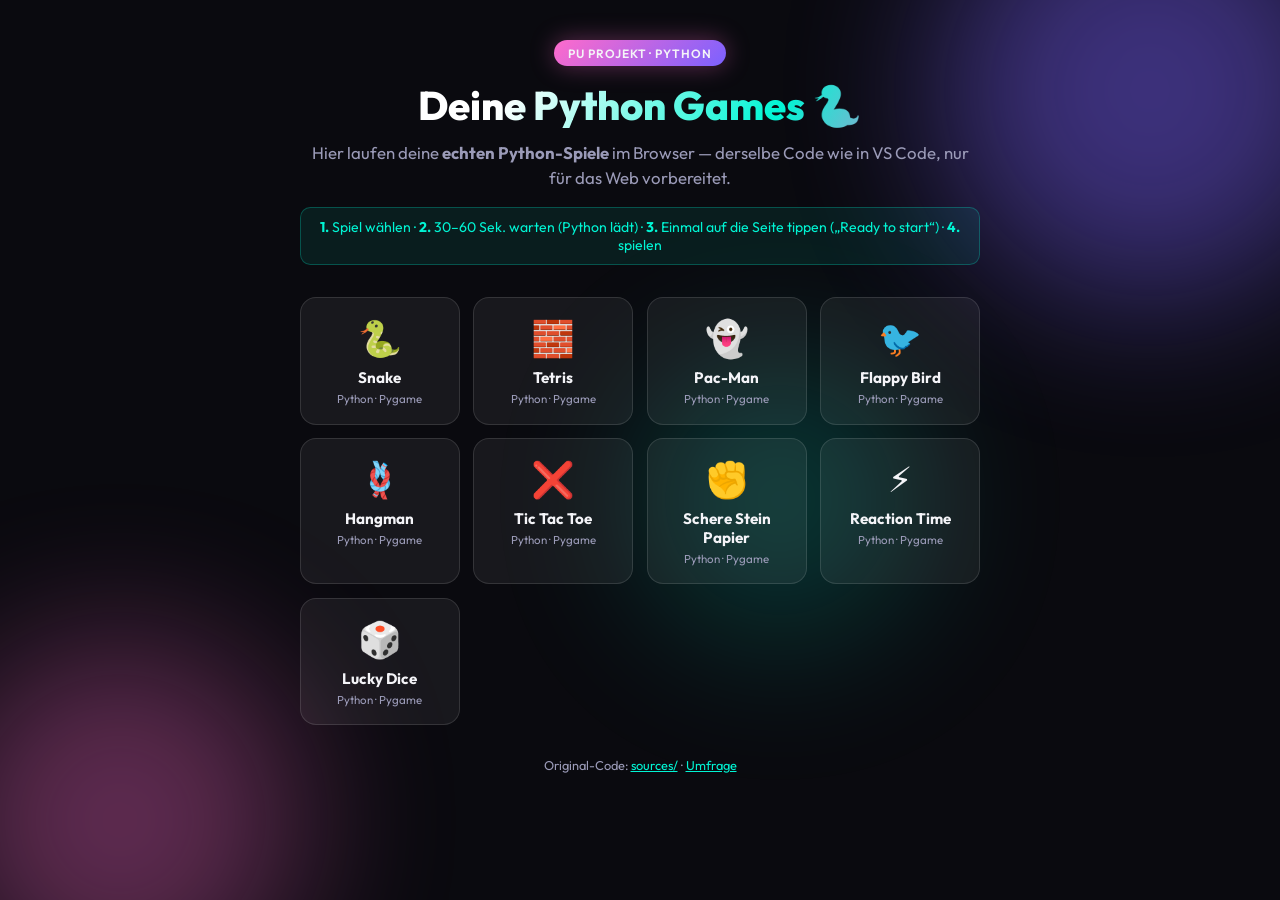
<file: index.html>
<!DOCTYPE html>
<html lang="de">
<head>
  <meta charset="UTF-8" />
  <meta name="viewport" content="width=device-width, initial-scale=1.0" />
  <title>PU Python Games</title>
  <link href="https://fonts.googleapis.com/css2?family=Outfit:wght@400;600;700;800&display=swap" rel="stylesheet" />
  <link rel="stylesheet" href="assets/style.css" />
</head>
<body>
  <div class="blob blob-1"></div>
  <div class="blob blob-2"></div>
  <div class="blob blob-3"></div>
  <div class="wrap">
    <header>
      <span class="badge">PU Projekt · Python</span>
      <h1>Deine Python Games 🐍</h1>
      <p class="sub">Hier laufen deine <strong>echten Python-Spiele</strong> im Browser — derselbe Code wie in VS Code, nur für das Web vorbereitet.</p>
      <p class="note">
        <strong>1.</strong> Spiel wählen · <strong>2.</strong> 30–60 Sek. warten (Python lädt) ·
        <strong>3.</strong> Einmal auf die Seite tippen („Ready to start“) · <strong>4.</strong> spielen
      </p>
    </header>
    <div class="grid">
      <a class="game-card" href="play/snake/"><span class="emoji">🐍</span><span class="name">Snake</span><span class="tag">Python · Pygame</span></a>
      <a class="game-card" href="play/tetris/"><span class="emoji">🧱</span><span class="name">Tetris</span><span class="tag">Python · Pygame</span></a>
      <a class="game-card" href="play/pacman/"><span class="emoji">👻</span><span class="name">Pac-Man</span><span class="tag">Python · Pygame</span></a>
      <a class="game-card" href="play/flappy/"><span class="emoji">🐦</span><span class="name">Flappy Bird</span><span class="tag">Python · Pygame</span></a>
      <a class="game-card" href="play/hangman/"><span class="emoji">🪢</span><span class="name">Hangman</span><span class="tag">Python · Pygame</span></a>
      <a class="game-card" href="play/tictactoe/"><span class="emoji">❌</span><span class="name">Tic Tac Toe</span><span class="tag">Python · Pygame</span></a>
      <a class="game-card" href="play/rps/"><span class="emoji">✊</span><span class="name">Schere Stein Papier</span><span class="tag">Python · Pygame</span></a>
      <a class="game-card" href="play/reaction/"><span class="emoji">⚡</span><span class="name">Reaction Time</span><span class="tag">Python · Pygame</span></a>
      <a class="game-card" href="play/dice/"><span class="emoji">🎲</span><span class="name">Lucky Dice</span><span class="tag">Python · Pygame</span></a>
    </div>
    <p class="footer-note">
      Original-Code: <a href="https://github.com/Cynskzpt/pu-python-games/tree/main/sources" style="color:var(--cyan)">sources/</a> ·
      <a href="https://cynskzpt.github.io/pu-game-umfrage/" style="color:var(--cyan)">Umfrage</a>
    </p>
  </div>
</body>
</html>
</file>
<file: assets/style.css>
:root {
  --bg: #0a0a0f;
  --card: rgba(255, 255, 255, 0.06);
  --border: rgba(255, 255, 255, 0.12);
  --text: #f4f4f8;
  --muted: #9b9bb8;
  --pink: #ff6bcb;
  --cyan: #00f5d4;
  --purple: #7b61ff;
  --glow-pink: rgba(255, 107, 203, 0.35);
  --glow-cyan: rgba(0, 245, 212, 0.25);
}

* { box-sizing: border-box; margin: 0; padding: 0; }

body {
  font-family: "Outfit", system-ui, sans-serif;
  background: var(--bg);
  color: var(--text);
  min-height: 100vh;
  overflow-x: hidden;
}

.blob {
  position: fixed;
  border-radius: 50%;
  filter: blur(80px);
  pointer-events: none;
  z-index: 0;
}
.blob-1 { width: 420px; height: 420px; background: var(--purple); top: -120px; right: -80px; opacity: 0.45; animation: float 12s ease-in-out infinite; }
.blob-2 { width: 360px; height: 360px; background: var(--pink); bottom: -100px; left: -60px; opacity: 0.35; animation: float 14s ease-in-out infinite reverse; }
.blob-3 { width: 280px; height: 280px; background: var(--cyan); top: 40%; left: 50%; opacity: 0.2; animation: float 10s ease-in-out infinite 2s; }

@keyframes float {
  0%, 100% { transform: translate(0, 0) scale(1); }
  50% { transform: translate(20px, -30px) scale(1.05); }
}

.wrap {
  position: relative;
  z-index: 1;
  max-width: 720px;
  margin: 0 auto;
  padding: 2.5rem 1.25rem 4rem;
}

header { text-align: center; margin-bottom: 2rem; }

.badge {
  display: inline-block;
  font-size: 0.75rem;
  font-weight: 600;
  letter-spacing: 0.08em;
  text-transform: uppercase;
  padding: 0.35rem 0.85rem;
  border-radius: 999px;
  background: linear-gradient(135deg, var(--pink), var(--purple));
  margin-bottom: 1rem;
  box-shadow: 0 0 24px var(--glow-pink);
}

h1 {
  font-size: clamp(1.85rem, 5vw, 2.5rem);
  font-weight: 800;
  line-height: 1.15;
  background: linear-gradient(120deg, #fff 30%, var(--cyan) 70%, var(--pink));
  -webkit-background-clip: text;
  -webkit-text-fill-color: transparent;
  background-clip: text;
}

.sub { color: var(--muted); margin-top: 0.75rem; font-size: 1.05rem; line-height: 1.5; }

.note {
  margin-top: 1rem;
  font-size: 0.88rem;
  color: var(--cyan);
  background: rgba(0, 245, 212, 0.08);
  border: 1px solid rgba(0, 245, 212, 0.25);
  padding: 0.65rem 0.85rem;
  border-radius: 0.65rem;
}

.grid {
  display: grid;
  grid-template-columns: repeat(auto-fill, minmax(155px, 1fr));
  gap: 0.85rem;
}

.game-card {
  display: flex;
  flex-direction: column;
  align-items: center;
  text-align: center;
  padding: 1.1rem 0.75rem;
  border-radius: 1rem;
  border: 1px solid var(--border);
  background: var(--card);
  text-decoration: none;
  color: var(--text);
  transition: transform 0.15s, border-color 0.2s, box-shadow 0.2s;
}
.game-card:hover {
  transform: translateY(-3px);
  border-color: rgba(0, 245, 212, 0.45);
  box-shadow: 0 8px 28px var(--glow-cyan);
}
.game-card .emoji { font-size: 2.2rem; margin-bottom: 0.5rem; }
.game-card .name { font-weight: 700; font-size: 0.95rem; }
.game-card .tag { font-size: 0.72rem; color: var(--muted); margin-top: 0.25rem; }

.footer-note {
  text-align: center;
  margin-top: 2rem;
  font-size: 0.8rem;
  color: var(--muted);
}
.footer-note code {
  background: rgba(255,255,255,0.08);
  padding: 0.1rem 0.35rem;
  border-radius: 4px;
}
</file>
